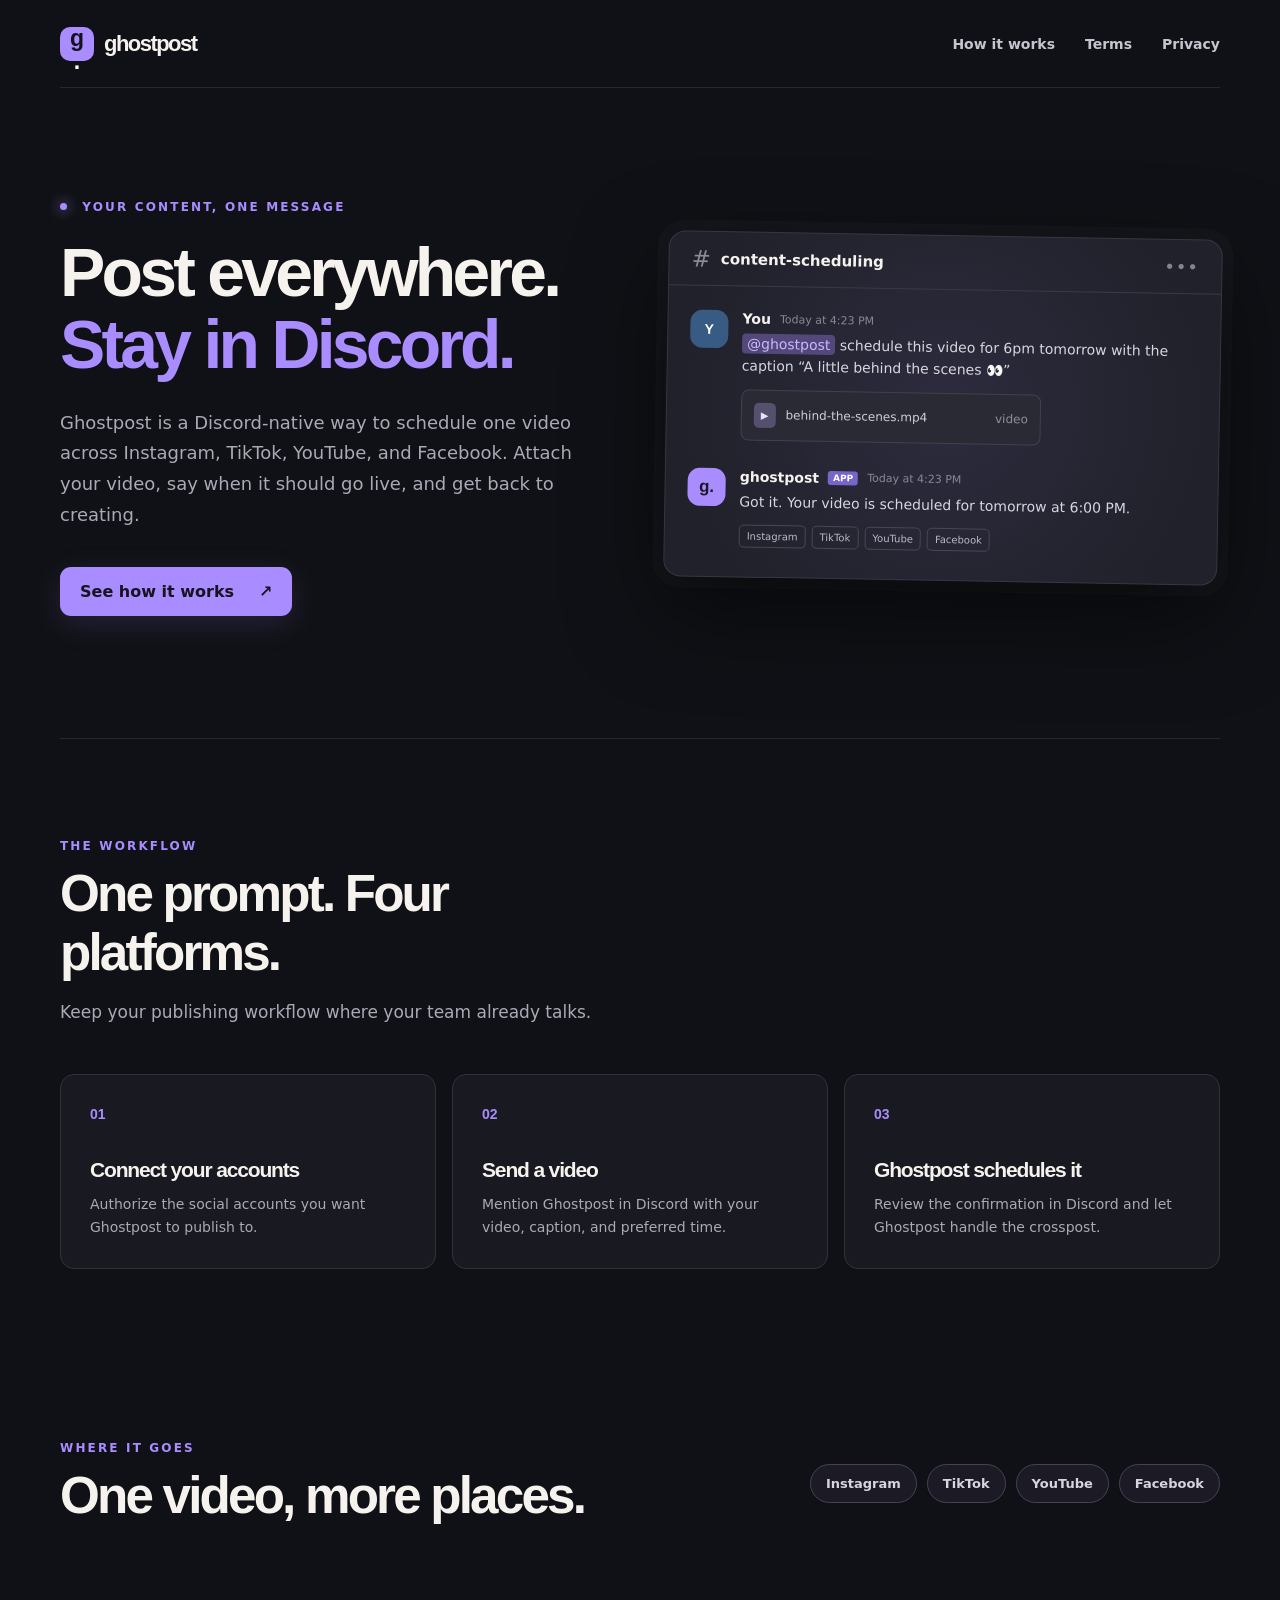
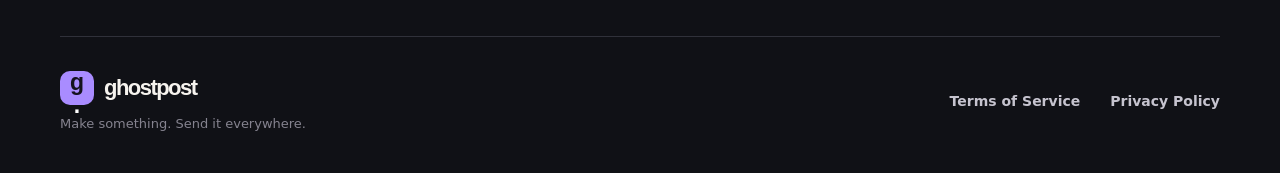
<file: index.html>
<!doctype html>
<html lang="en">
<head>
  <meta charset="utf-8">
  <meta name="viewport" content="width=device-width, initial-scale=1">
  <meta name="theme-color" content="#101116">
  <meta name="description" content="Ghostpost lets you schedule and crosspost videos to Instagram, TikTok, YouTube, and Facebook from Discord.">
  <title>Ghostpost — post everywhere from Discord</title>
  <link rel="stylesheet" href="styles.css">
</head>
<body>
  <div class="site-shell">
    <header class="site-header wrap">
      <a class="brand" href="./" aria-label="Ghostpost home"><span class="brand-mark" aria-hidden="true">g<span>.</span></span><span>ghostpost</span></a>
      <nav aria-label="Main navigation">
        <a href="#how-it-works">How it works</a>
        <a href="terms.html">Terms</a>
        <a href="privacy.html">Privacy</a>
      </nav>
    </header>

    <main>
      <section class="hero wrap" aria-labelledby="hero-title">
        <div class="hero-copy">
          <p class="eyebrow"><span class="status-dot" aria-hidden="true"></span> YOUR CONTENT, ONE MESSAGE</p>
          <h1 id="hero-title">Post everywhere.<br><em>Stay in Discord.</em></h1>
          <p class="lede">Ghostpost is a Discord-native way to schedule one video across Instagram, TikTok, YouTube, and Facebook. Attach your video, say when it should go live, and get back to creating.</p>
          <a class="primary-link" href="#how-it-works">See how it works <span aria-hidden="true">↗</span></a>
        </div>
        <div class="preview" aria-label="Example Discord conversation">
          <div class="preview-top"><span class="preview-hash">#</span> content-scheduling <span class="preview-menu" aria-hidden="true">•••</span></div>
          <div class="message"><span class="avatar avatar-you" aria-hidden="true">Y</span><div><div class="message-meta"><strong>You</strong><span>Today at 4:23 PM</span></div><p><span class="mention">@ghostpost</span> schedule this video for 6pm tomorrow with the caption “A little behind the scenes 👀”</p><div class="attachment"><span class="play" aria-hidden="true">▶</span><span>behind-the-scenes.mp4</span><span class="file-size">video</span></div></div></div>
          <div class="message bot-message"><span class="avatar avatar-bot" aria-hidden="true">g.</span><div><div class="message-meta"><strong>ghostpost</strong><span class="bot-tag">APP</span><span>Today at 4:23 PM</span></div><p>Got it. Your video is scheduled for tomorrow at 6:00 PM.</p><div class="destinations"><span>Instagram</span><span>TikTok</span><span>YouTube</span><span>Facebook</span></div></div></div>
        </div>
      </section>

      <section id="how-it-works" class="section wrap" aria-labelledby="how-title">
        <div class="section-heading"><p class="eyebrow">THE WORKFLOW</p><h2 id="how-title">One prompt. Four platforms.</h2><p>Keep your publishing workflow where your team already talks.</p></div>
        <div class="steps"><article><span class="step-number">01</span><h3>Connect your accounts</h3><p>Authorize the social accounts you want Ghostpost to publish to.</p></article><article><span class="step-number">02</span><h3>Send a video</h3><p>Mention Ghostpost in Discord with your video, caption, and preferred time.</p></article><article><span class="step-number">03</span><h3>Ghostpost schedules it</h3><p>Review the confirmation in Discord and let Ghostpost handle the crosspost.</p></article></div>
      </section>

      <section id="platforms" class="platform-section wrap" aria-labelledby="platform-title"><div><p class="eyebrow">WHERE IT GOES</p><h2 id="platform-title">One video, more places.</h2></div><div class="platform-list" aria-label="Supported platforms"><span>Instagram</span><span>TikTok</span><span>YouTube</span><span>Facebook</span></div></section>
    </main>

    <footer class="site-footer wrap"><div><a class="brand" href="./" aria-label="Ghostpost home"><span class="brand-mark" aria-hidden="true">g<span>.</span></span><span>ghostpost</span></a><p>Make something. Send it everywhere.</p></div><nav aria-label="Legal links"><a href="terms.html">Terms of Service</a><a href="privacy.html">Privacy Policy</a></nav></footer>
  </div>
</body>
</html>
</file>
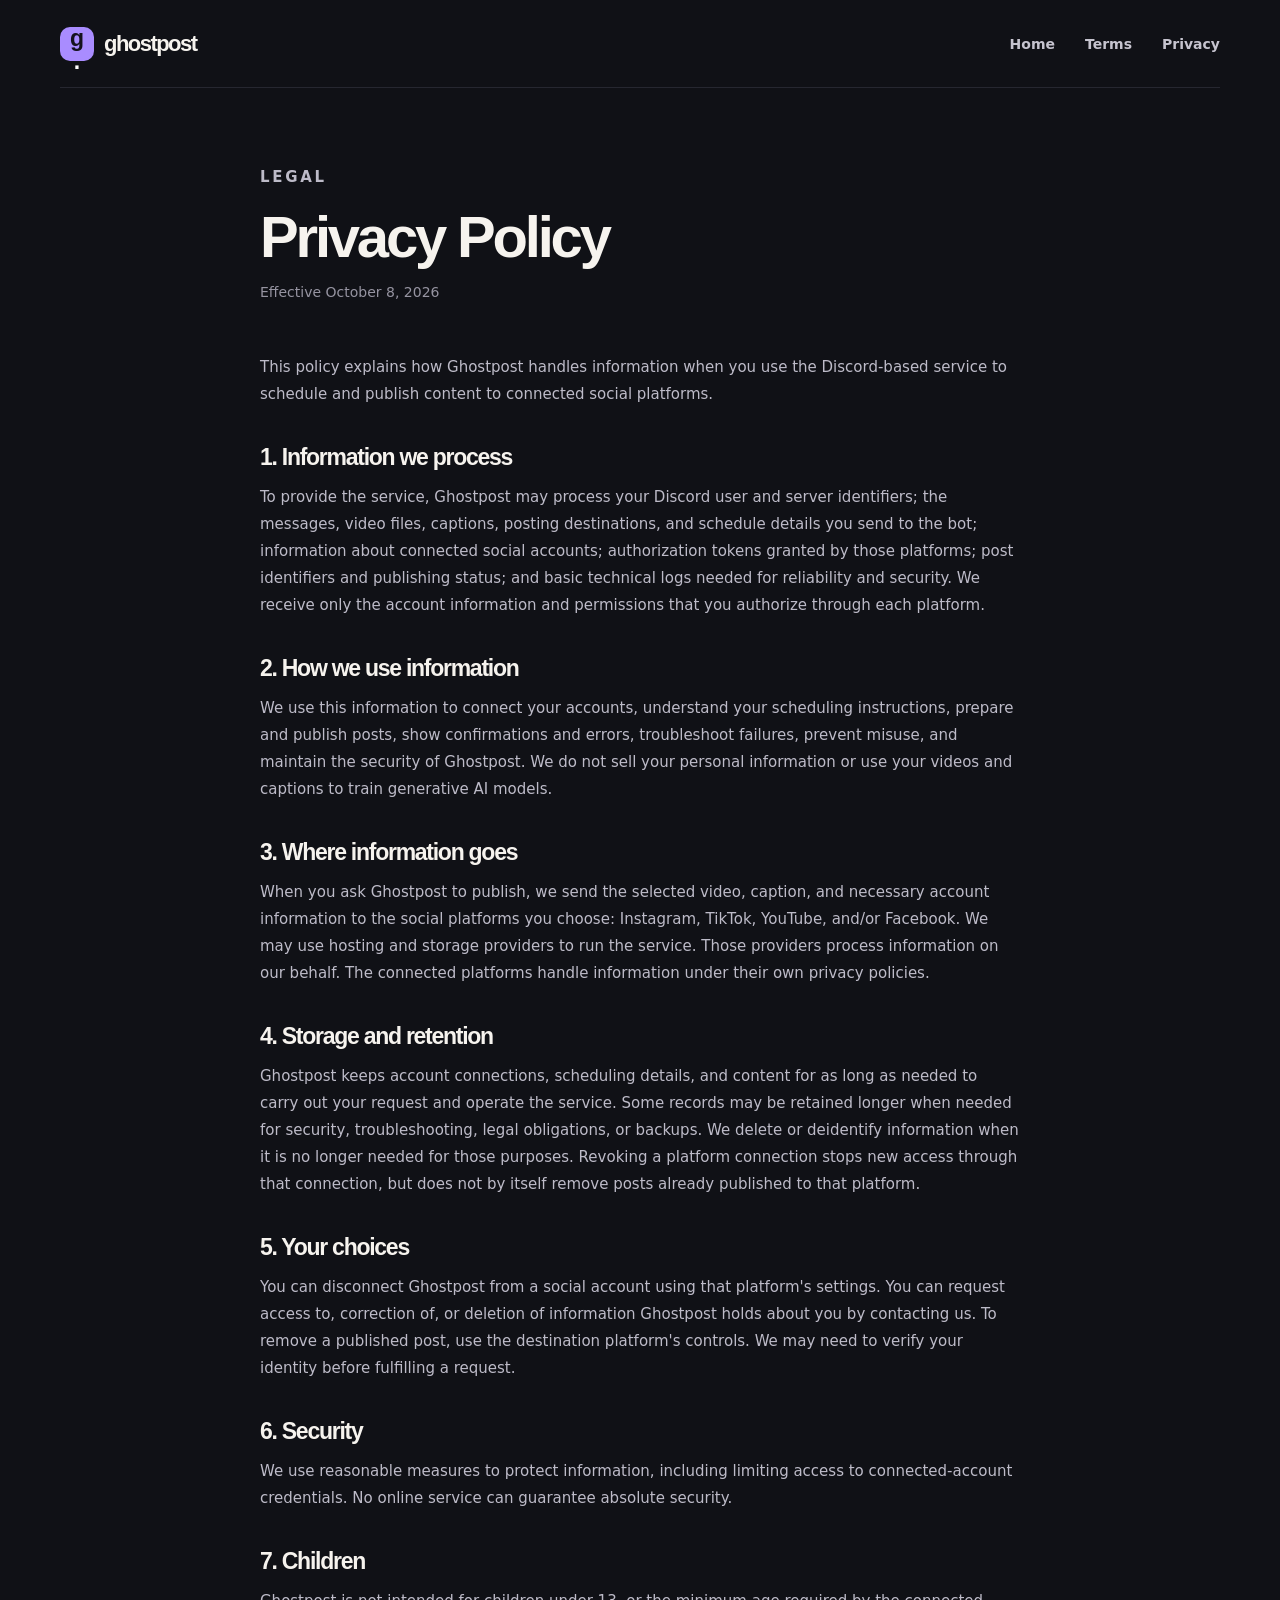
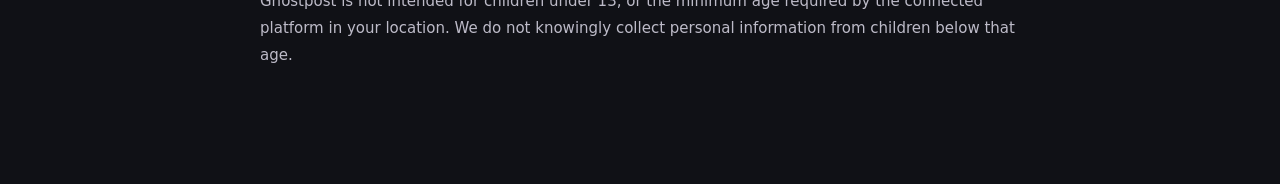
<file: privacy.html>
<!doctype html>
<html lang="en">
<head><meta charset="utf-8"><meta name="viewport" content="width=device-width, initial-scale=1"><meta name="theme-color" content="#101116"><meta name="description" content="Ghostpost Privacy Policy"><title>Privacy Policy — Ghostpost</title><link rel="stylesheet" href="styles.css"></head>
<body><div class="site-shell"><header class="site-header wrap"><a class="brand" href="./" aria-label="Ghostpost home"><span class="brand-mark" aria-hidden="true">g<span>.</span></span><span>ghostpost</span></a><nav aria-label="Main navigation"><a href="./">Home</a><a href="terms.html">Terms</a><a href="privacy.html" aria-current="page">Privacy</a></nav></header>
<main class="legal-main wrap"><p class="eyebrow">LEGAL</p><h1>Privacy Policy</h1><p class="updated">Effective October 8, 2026</p>
<p>This policy explains how Ghostpost handles information when you use the Discord-based service to schedule and publish content to connected social platforms.</p>
<h2>1. Information we process</h2><p>To provide the service, Ghostpost may process your Discord user and server identifiers; the messages, video files, captions, posting destinations, and schedule details you send to the bot; information about connected social accounts; authorization tokens granted by those platforms; post identifiers and publishing status; and basic technical logs needed for reliability and security. We receive only the account information and permissions that you authorize through each platform.</p>
<h2>2. How we use information</h2><p>We use this information to connect your accounts, understand your scheduling instructions, prepare and publish posts, show confirmations and errors, troubleshoot failures, prevent misuse, and maintain the security of Ghostpost. We do not sell your personal information or use your videos and captions to train generative AI models.</p>
<h2>3. Where information goes</h2><p>When you ask Ghostpost to publish, we send the selected video, caption, and necessary account information to the social platforms you choose: Instagram, TikTok, YouTube, and/or Facebook. We may use hosting and storage providers to run the service. Those providers process information on our behalf. The connected platforms handle information under their own privacy policies.</p>
<h2>4. Storage and retention</h2><p>Ghostpost keeps account connections, scheduling details, and content for as long as needed to carry out your request and operate the service. Some records may be retained longer when needed for security, troubleshooting, legal obligations, or backups. We delete or deidentify information when it is no longer needed for those purposes. Revoking a platform connection stops new access through that connection, but does not by itself remove posts already published to that platform.</p>
<h2>5. Your choices</h2><p>You can disconnect Ghostpost from a social account using that platform's settings. You can request access to, correction of, or deletion of information Ghostpost holds about you by contacting us. To remove a published post, use the destination platform's controls. We may need to verify your identity before fulfilling a request.</p>
<h2>6. Security</h2><p>We use reasonable measures to protect information, including limiting access to connected-account credentials. No online service can guarantee absolute security.</p>
<h2>7. Children</h2><p>Ghostpost is not intended for children under 13, or the minimum age required by the connected platform in your location. We do not knowingly collect personal information from children below that age.</p>
<!--- <h2>8. Changes and contact</h2><p>We may update this policy and will post the revised version here with a new effective date. For privacy questions or data requests, contact <a href="mailto:CONTACT_EMAIL_HERE">CONTACT_EMAIL_HERE</a>.</p>
<p class="notice"><strong>Before publishing:</strong> Replace CONTACT_EMAIL_HERE with an address you monitor. Confirm the data categories, retention, providers, and deletion process against the actual Ghostpost service.</p> --->
</file>
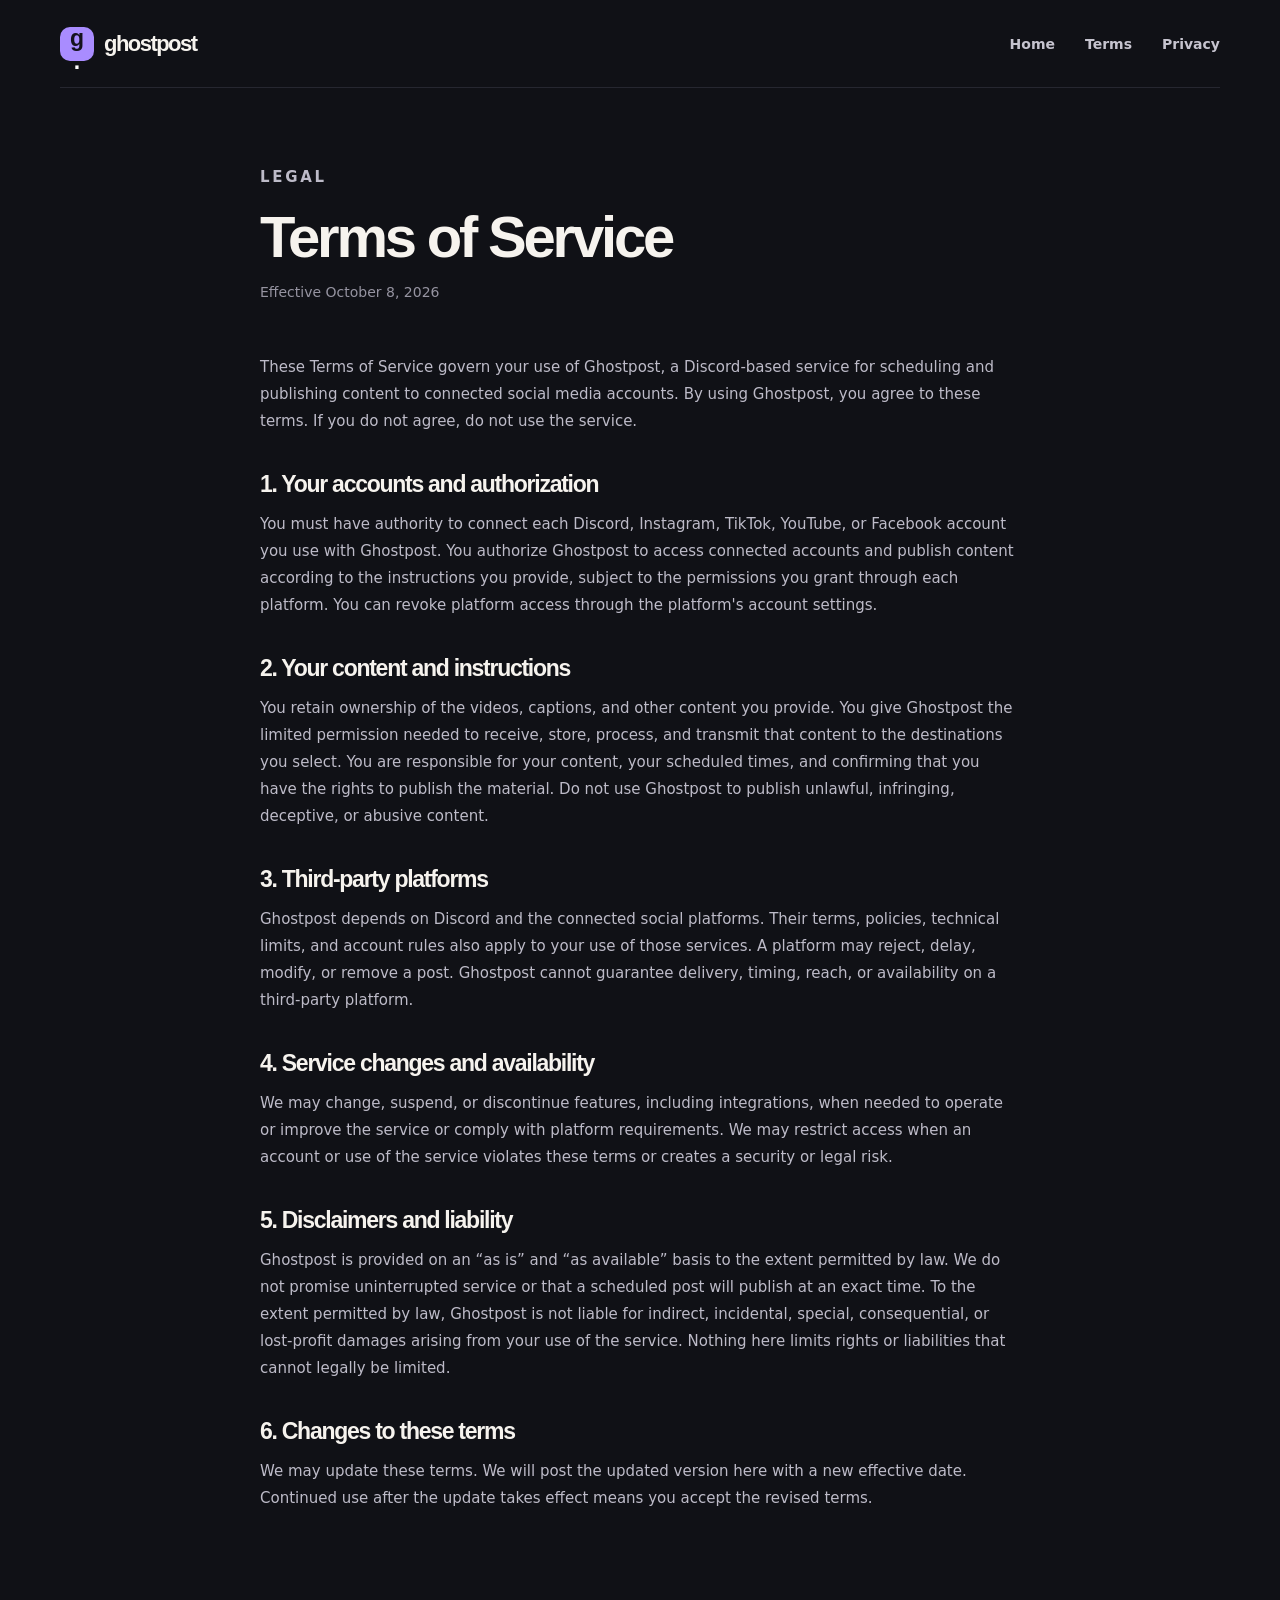
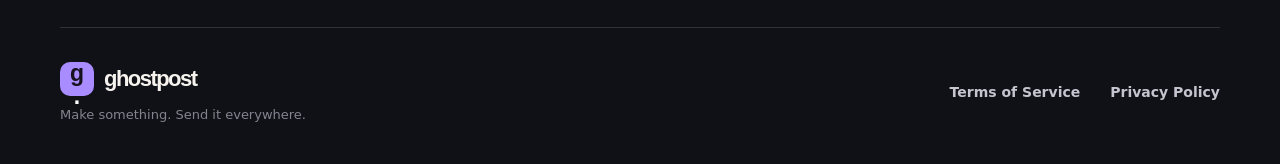
<file: terms.html>
<!doctype html>
<html lang="en">
<head><meta charset="utf-8"><meta name="viewport" content="width=device-width, initial-scale=1"><meta name="theme-color" content="#101116"><meta name="description" content="Ghostpost Terms of Service"><title>Terms of Service — Ghostpost</title><link rel="stylesheet" href="styles.css"></head>
<body><div class="site-shell"><header class="site-header wrap"><a class="brand" href="./" aria-label="Ghostpost home"><span class="brand-mark" aria-hidden="true">g<span>.</span></span><span>ghostpost</span></a><nav aria-label="Main navigation"><a href="./">Home</a><a href="terms.html" aria-current="page">Terms</a><a href="privacy.html">Privacy</a></nav></header>
<main class="legal-main wrap"><p class="eyebrow">LEGAL</p><h1>Terms of Service</h1><p class="updated">Effective October 8, 2026</p>
<p>These Terms of Service govern your use of Ghostpost, a Discord-based service for scheduling and publishing content to connected social media accounts. By using Ghostpost, you agree to these terms. If you do not agree, do not use the service.</p>
<h2>1. Your accounts and authorization</h2><p>You must have authority to connect each Discord, Instagram, TikTok, YouTube, or Facebook account you use with Ghostpost. You authorize Ghostpost to access connected accounts and publish content according to the instructions you provide, subject to the permissions you grant through each platform. You can revoke platform access through the platform's account settings.</p>
<h2>2. Your content and instructions</h2><p>You retain ownership of the videos, captions, and other content you provide. You give Ghostpost the limited permission needed to receive, store, process, and transmit that content to the destinations you select. You are responsible for your content, your scheduled times, and confirming that you have the rights to publish the material. Do not use Ghostpost to publish unlawful, infringing, deceptive, or abusive content.</p>
<h2>3. Third-party platforms</h2><p>Ghostpost depends on Discord and the connected social platforms. Their terms, policies, technical limits, and account rules also apply to your use of those services. A platform may reject, delay, modify, or remove a post. Ghostpost cannot guarantee delivery, timing, reach, or availability on a third-party platform.</p>
<h2>4. Service changes and availability</h2><p>We may change, suspend, or discontinue features, including integrations, when needed to operate or improve the service or comply with platform requirements. We may restrict access when an account or use of the service violates these terms or creates a security or legal risk.</p>
<h2>5. Disclaimers and liability</h2><p>Ghostpost is provided on an “as is” and “as available” basis to the extent permitted by law. We do not promise uninterrupted service or that a scheduled post will publish at an exact time. To the extent permitted by law, Ghostpost is not liable for indirect, incidental, special, consequential, or lost-profit damages arising from your use of the service. Nothing here limits rights or liabilities that cannot legally be limited.</p>
<h2>6. Changes to these terms</h2><p>We may update these terms. We will post the updated version here with a new effective date. Continued use after the update takes effect means you accept the revised terms.</p>
<!---h2>7. Contact</h2><p>For questions about these terms, contact <a href="mailto:CONTACT_EMAIL_HERE">CONTACT_EMAIL_HERE</a>.</p>
<p class="notice"><strong>Before publishing:</strong> Replace CONTACT_EMAIL_HERE with an address you monitor, and review these terms against how Ghostpost actually operates.</p> <-->
</main><footer class="site-footer wrap"><div><a class="brand" href="./" aria-label="Ghostpost home"><span class="brand-mark" aria-hidden="true">g<span>.</span></span><span>ghostpost</span></a><p>Make something. Send it everywhere.</p></div><nav aria-label="Legal links"><a href="terms.html">Terms of Service</a><a href="privacy.html">Privacy Policy</a></nav></footer></div></body></html>
</file>
<file: styles.css>
:root{color-scheme:dark;--bg:#101116;--panel:#1c1d26;--line:#30313d;--text:#f6f3ee;--muted:#aaa9b6;--purple:#a98cff;--purple-dark:#7865ca}
*{box-sizing:border-box}html{scroll-behavior:smooth}body{margin:0;background:var(--bg);color:var(--text);font-family:'DM Sans',system-ui,sans-serif;-webkit-font-smoothing:antialiased}a{color:inherit;text-decoration:none}a:focus-visible{outline:2px solid var(--purple);outline-offset:4px}h1,h2,h3,p{margin-top:0}.wrap{width:min(1160px,calc(100% - 48px));margin-inline:auto}.site-shell{overflow:hidden}.site-header{height:88px;display:flex;align-items:center;justify-content:space-between;gap:24px;border-bottom:1px solid #262730}.brand{display:inline-flex;align-items:center;gap:10px;font-family:'Space Grotesk',sans-serif;font-weight:700;font-size:22px;letter-spacing:-.07em}.brand-mark{width:34px;height:34px;display:grid;place-items:center;border-radius:10px;background:var(--purple);color:#15121e;font-size:23px;line-height:1;letter-spacing:-.13em;padding-right:3px}.brand-mark span{color:#fff}.site-header nav,.site-footer nav{display:flex;gap:30px;align-items:center}.site-header nav a,.site-footer nav a{font-size:14px;font-weight:600;color:#c6c4cf;transition:color .2s}.site-header nav a:hover,.site-footer nav a:hover{color:#fff}.hero{min-height:650px;display:grid;grid-template-columns:1fr 1fr;align-items:center;gap:52px;padding-block:100px 110px}.hero-copy{max-width:580px}.eyebrow{color:var(--purple);font-size:12px;font-weight:700;letter-spacing:.18em}.status-dot{display:inline-block;width:7px;height:7px;border-radius:50%;background:var(--purple);margin-right:9px;vertical-align:1px;box-shadow:0 0 13px var(--purple)}h1,h2,h3{font-family:'Space Grotesk',sans-serif;letter-spacing:-.055em}h1{font-size:clamp(48px,5.3vw,77px);line-height:1.06;margin:23px 0 27px}h1 em{font-style:normal;color:var(--purple)}.lede{font-size:18px;line-height:1.72;color:var(--muted);max-width:520px;margin-bottom:36px}.primary-link{display:inline-flex;align-items:center;gap:25px;background:var(--purple);color:#17131f;padding:15px 20px;border-radius:11px;font-weight:700;box-shadow:0 8px 30px #a98cff25;transition:background .2s,transform .2s}.primary-link:hover{background:#c1adff;transform:translateY(-2px)}.preview{position:relative;background:#20212a;border:1px solid #373744;border-radius:17px;box-shadow:0 32px 90px #0008,0 0 0 11px #ffffff05;transform:rotate(1deg);overflow:hidden}.preview:before{content:'';position:absolute;z-index:-1;inset:-100px;background:radial-gradient(circle at center,#a98cff18,transparent 60%)}.preview-top{border-bottom:1px solid #393a46;height:54px;display:flex;align-items:center;padding:0 22px;font-weight:700;font-size:15px}.preview-hash{color:#8d8b9a;font-size:23px;margin-right:10px;font-weight:400}.preview-menu{margin-left:auto;color:#858390;letter-spacing:2px}.message{display:grid;grid-template-columns:40px 1fr;gap:12px;padding:24px 22px 4px;font-size:14px}.message>div{min-width:0}.avatar{width:38px;height:38px;display:grid;place-items:center;border-radius:12px;font-weight:700;font-family:'Space Grotesk',sans-serif}.avatar-you{background:#385b83;color:#fff}.avatar-bot{background:var(--purple);color:#1c1826;font-size:17px}.message-meta{display:flex;gap:9px;align-items:center;flex-wrap:wrap}.message-meta strong{font-size:14px}.message-meta span{color:#888895;font-size:11px}.message p{line-height:1.6;color:#d8d6df;margin:6px 0 12px}.mention{color:#c9b8ff;background:#534879;padding:2px 5px;border-radius:4px}.attachment{border:1px solid #41404d;border-radius:8px;background:#292a34;display:flex;align-items:center;gap:10px;padding:12px;font-size:12px;color:#d1cedb;max-width:300px}.play{background:#55506e;color:#e6dfff;border-radius:5px;padding:7px;font-size:10px}.file-size{margin-left:auto;color:#8f8d9a}.bot-message{padding-bottom:29px}.bot-tag{font-size:9px!important;color:#fff!important;background:var(--purple-dark);padding:2px 5px;border-radius:3px;font-weight:700}.destinations{display:flex;gap:6px;flex-wrap:wrap}.destinations span{font-size:10px;border:1px solid #494656;border-radius:5px;color:#bcb8ca;padding:5px 7px}.section{padding-block:100px 120px;border-top:1px solid #262730}.section-heading{max-width:600px}.section-heading h2,.platform-section h2{font-size:clamp(36px,4vw,52px);line-height:1.15;margin:12px 0 16px}.section-heading>p:last-child{color:var(--muted);font-size:17px;line-height:1.6}.steps{display:grid;grid-template-columns:repeat(3,1fr);gap:16px;margin-top:48px}.steps article{padding:29px;border:1px solid var(--line);border-radius:14px;background:#191a21}.step-number{color:var(--purple);font-family:'Space Grotesk',sans-serif;font-size:14px;font-weight:700}.steps h3{font-size:21px;margin:35px 0 11px}.steps p{color:var(--muted);line-height:1.65;font-size:14px;margin:0}.platform-section{padding:52px 0 110px;display:flex;justify-content:space-between;align-items:center;gap:40px}.platform-section h2{margin-bottom:0}.platform-list{display:flex;flex-wrap:wrap;gap:10px;justify-content:flex-end}.platform-list span{border:1px solid #464253;border-radius:100px;padding:11px 15px;color:#d8d4e2;background:#1c1b25;font-weight:600;font-size:13px}.site-footer{padding:34px 0 42px;border-top:1px solid #30313a;display:flex;justify-content:space-between;align-items:center;gap:25px}.site-footer p{color:#85838f;font-size:13px;margin:11px 0 0}.legal-main{max-width:760px;margin:0 auto;padding:76px 0 100px}.legal-main .eyebrow{margin-bottom:15px}.legal-main h1{font-size:clamp(38px,5vw,58px);margin:0 0 13px}.legal-main .updated{color:#9694a1;font-size:14px;margin-bottom:48px}.legal-main h2{font-size:23px;margin:36px 0 13px}.legal-main p,.legal-main li{color:#bdbbc8;line-height:1.8;font-size:15px}.legal-main ul{padding-left:22px}.legal-main a:not(.brand){color:#c8b8ff;text-decoration:underline;text-underline-offset:3px}.notice{border:1px solid #5b4c7a;background:#262134;border-radius:10px;padding:17px 19px;color:#d9cffa!important}
@media(max-width:900px){.hero{grid-template-columns:1fr;padding-block:75px 90px;gap:70px}.hero-copy{max-width:680px}.preview{max-width:620px;transform:none}.platform-section{display:block}.platform-list{justify-content:flex-start;margin-top:30px}}
@media(max-width:620px){.wrap{width:min(100% - 36px,1160px)}.site-header{height:auto;min-height:80px;align-items:flex-start;flex-direction:column;padding-block:19px;gap:17px}.site-header nav{gap:22px;flex-wrap:wrap}.site-header nav a{font-size:12px}.hero{padding-top:66px;gap:55px}.lede{font-size:16px}.preview{margin-inline:2px}.message{padding-left:14px;padding-right:14px;gap:9px;grid-template-columns:34px 1fr}.avatar{width:32px;height:32px}.steps{grid-template-columns:1fr}.steps h3{margin-top:20px}.section{padding-block:75px}.platform-section{padding-bottom:75px}.site-footer{align-items:flex-start;flex-direction:column}.site-footer nav{gap:20px;flex-wrap:wrap}.legal-main{padding-top:55px}}
</file>
